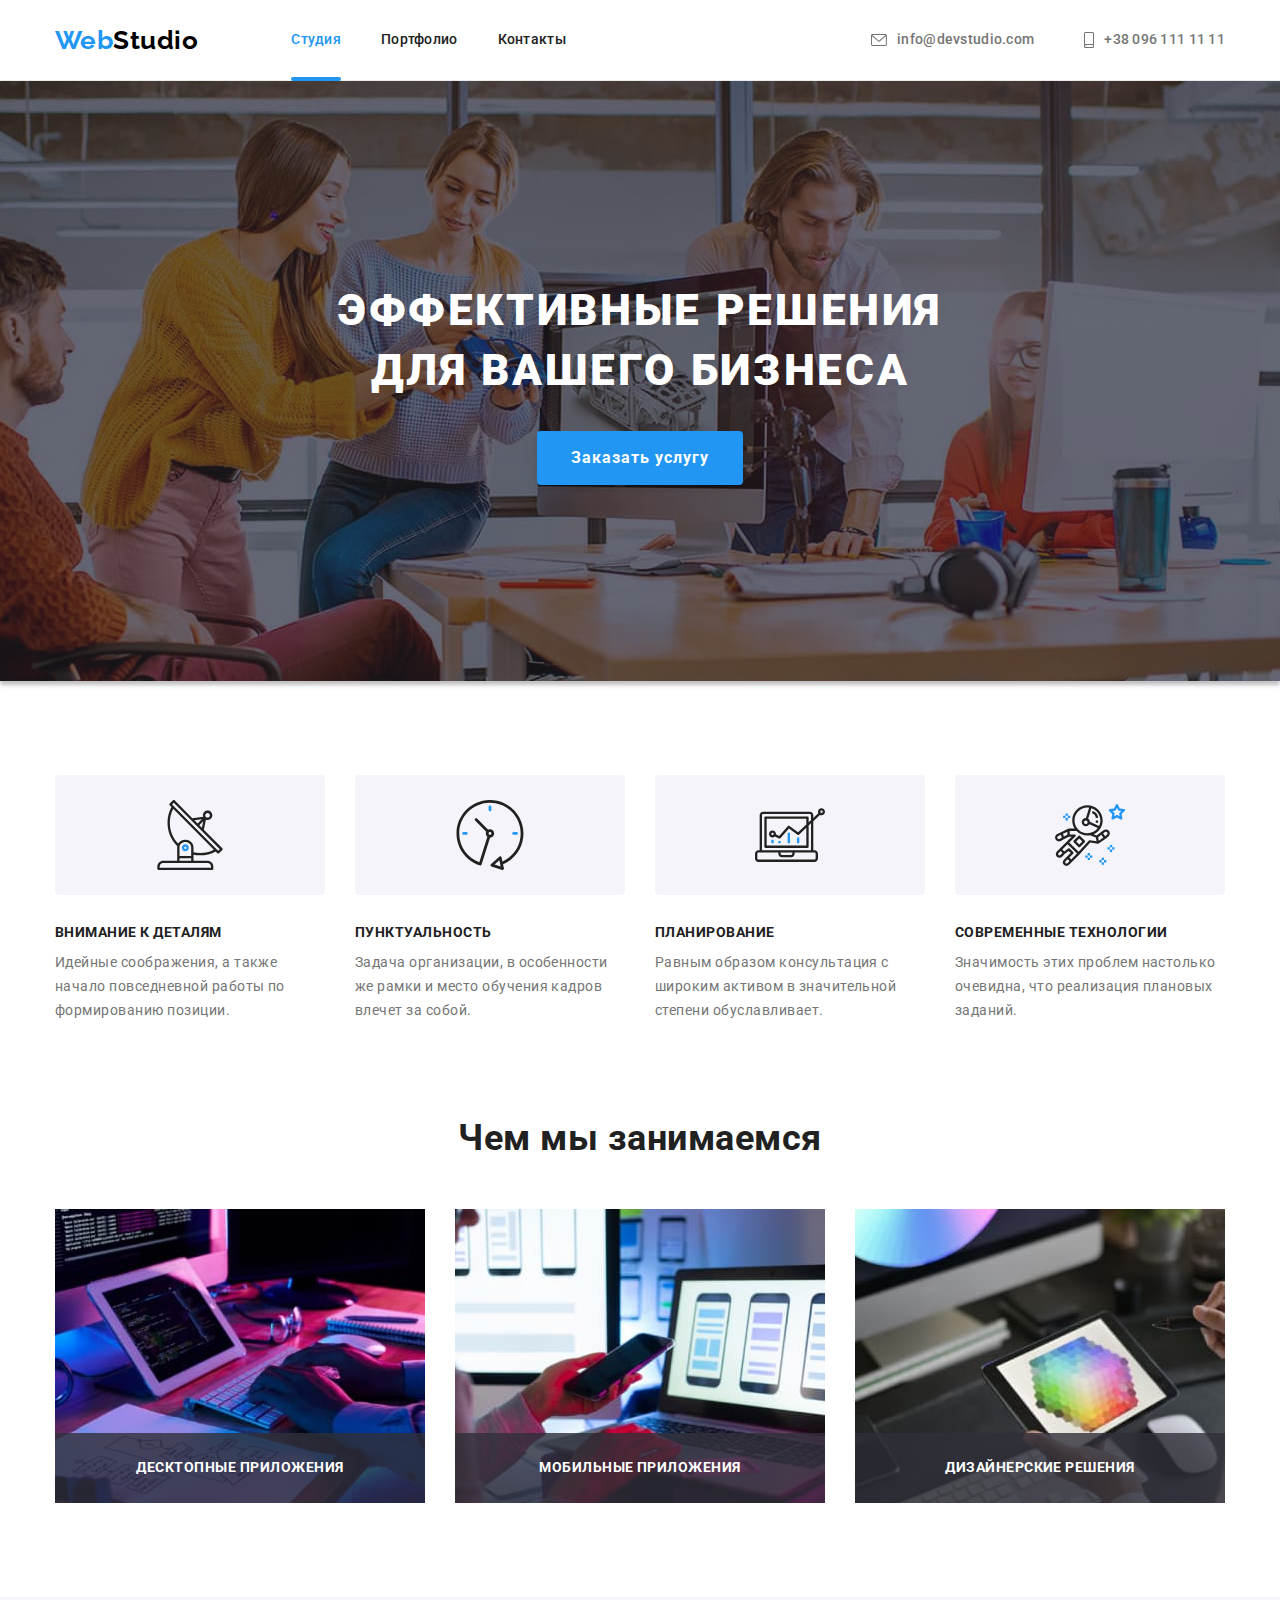
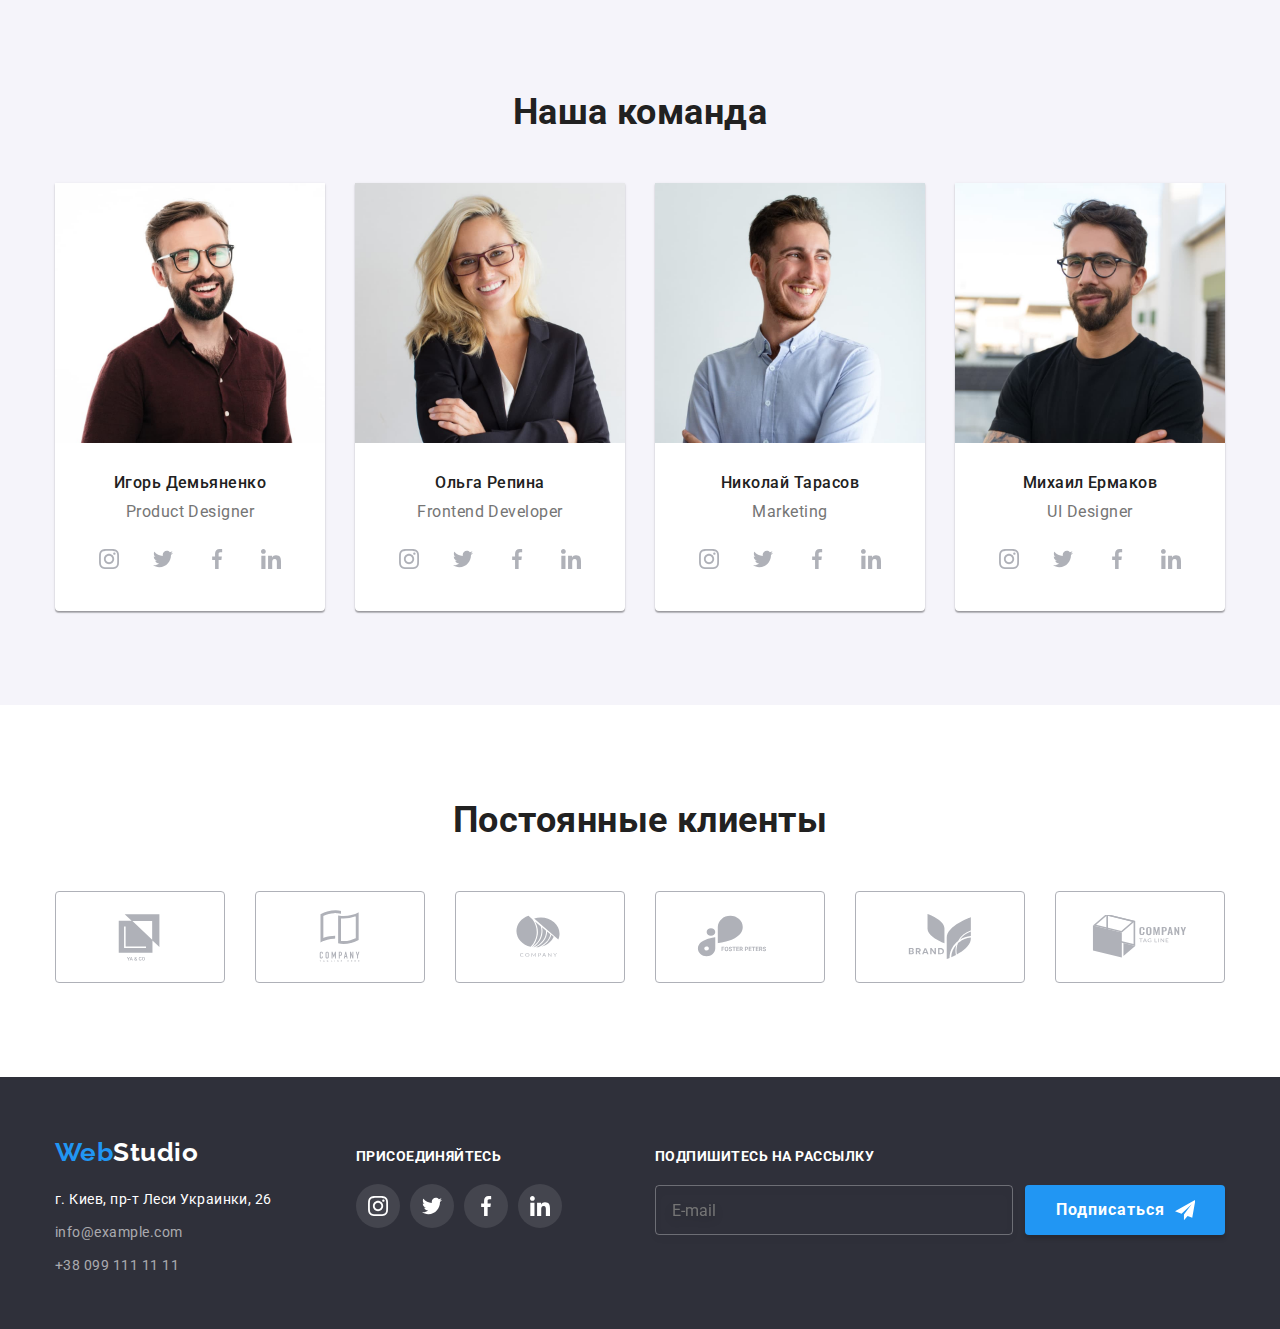
<file: index.html>
<!DOCTYPE html>
<html lang="ru">
<head>
    <meta charset="UTF-8">
    <meta http-equiv="X-UA-Compatible" content="IE=edge">
    <meta name="viewport" content="width=device-width, initial-scale=1.0">
    <title>Document</title>
    <link rel="preconnect" href="https://fonts.googleapis.com">
    <link rel="preconnect" href="https://fonts.gstatic.com" crossorigin>
    <link href="https://fonts.googleapis.com/css2?family=Raleway:wght@700&family=Roboto:wght@400;500;700;900&display=swap"
        rel="stylesheet">
    <link rel="stylesheet" href="https://cdnjs.cloudflare.com/ajax/libs/modern-normalize/1.1.0/modern-normalize.min.css">
    <link rel="stylesheet" href="./css/styles.css">
</head>
<body>
    <!-- Шапка сайта -->
    <header class="page-header">
        <div class="container header">
            <nav class="main-nav">
                <a href="" class="logo link">
                    <span class="logo-name">Web</span>Studio
                </a>
                    
                <ul class="site-nav">
                    <li class="item">
                        <a href="./index.html" class="link current">Студия</a></li>
                    <li class="item"><a href="./portfolio.html" class="link">Портфолио</a></li>
                    <li class="item"><a href="" class="link">Контакты</a></li>
                </ul>
            </nav>
        
            <ul class="contact-us">
                <li class="item">
                    <a href="mailto:info@devstudio.com" class="link">
                    <svg class="contact-icon" width="16" height="12">
                        <use href="./images/icons.svg#icon-letter"></use>
                    </svg>
                    info@devstudio.com</a>
                </li>
                <li class="item">
                    <a href="tel:+380961111111" class="link">
                        <svg class="contact-icon" width="10" height="16">
                            <use href="./images/icons.svg#icon-smartphone"></use>
                        </svg>
                    +38 096 111 11 11</a>
                </li>
            </ul>
        </div>
            
        
    </header>
    
    <main>
            <!-- Герой -->
            <section class="hero">
                <h1 class="hero-title">Эффективные решения для вашего бизнеса</h1>
                <button type="button" class="button" data-modal-open>Заказать услугу</button>
            </section>
            
            <!-- Особенности -->
            <section class="section features">
                <div class="container">
                    <h2 class="section-title visually-hidden">Особенности</h2>
                    <div class="features-block">
                        <ul class="features-list">
                            <li class="item">
                                <div class="features-list-icon">
                                    <svg class="features-icon" width="70" height="70">
                                        <use href="./images/icons.svg#icon-antenna"></use>
                                    </svg>
                                </div>
                                <h3 class="title">Внимание к деталям</h3>
                                <p class="text">Идейные соображения, а также начало повседневной работы по формированию позиции.</p>
                            </li>
                        </ul>
                        <ul class="features-list">
                            <li class="item">
                                <div class="features-list-icon">
                                    <svg class="features-icon" width="70" height="70">
                                        <use href="./images/icons.svg#icon-clock"></use>
                                    </svg>
                                </div>
                                <h3 class="title">Пунктуальность</h3>
                                <p class="text">Задача организации, в особенности же рамки и место обучения кадров влечет за собой.</p>
                            </li>
                        </ul>
                        <ul class="features-list">
                            <li class="item">
                                <div class="features-list-icon">
                                    <svg class="features-icon" width="70" height="70">
                                        <use href="./images/icons.svg#icon-diagram"></use>
                                    </svg>
                                </div>
                                <h3 class="title">Планирование</h3>
                                <p class="text">Равным образом консультация с широким активом в значительной степени обуславливает.</p>
                            </li>
                        </ul>
                        <ul class="features-list">
                            <li class="item">
                                <div class="features-list-icon">
                                    <svg class="features-icon" width="70" height="70">
                                        <use href="./images/icons.svg#icon-astronaut"></use>
                                    </svg>
                                </div>
                                <h3 class="title">Современные технологии</h3>
                                <p class="text">Значимость этих проблем настолько очевидна, что реализация плановых заданий.</p>
                            </li>
                        </ul>
                    </div>
                    
                </div>
            </section>
                        
            <!-- Чем мы занимаемся -->
            <section class="section work">
                <div class="container">
                    <h2 class="section-title">Чем мы занимаемся</h2>
                    <ul class="work list">
                        <li class="item">
                            <img src="./images/img1.jpg" width="370" height="294" alt="человек работает за компьютером">
                            <h3 class="work-text">Десктопные приложения</h3>
                        </li>
                        <li class="item">
                            <img src="./images/img2.jpg" width="370" height="294" alt="человек работает с мобильным телефоном">
                            <h3 class="work-text">Мобильные приложения</h3>
                        </li>
                        <li class="item">
                            <img src="./images/img3.jpg" width="370" height="294" alt="человек работает с планшетом">
                            <h3 class="work-text">Дизайнерские решения</h3>
                        </li>
                    </ul>    
                </div>
            </section>
            
            <!-- Команда -->
            <section class="section team">
                <div class="container">
                    <h2 class="section-title team">Наша команда</h2>
                    <ul class="team-list">
                        <li class="team-list-card">
                            <img src="./images/team/product_designer.jpg" width="270" height="260" alt="фотография продакт дизайнера">
                            <div class="title-text-block">
                                <h3 class="title">Игорь Демьяненко</h3>
                                <p class="text">Product Designer</p>
                                <ul class="team-list-socials">
                                    <li class="socials-item">
                                        <a href="" class="socials-link link">
                                            <svg class="social-icon" widht="20" height="20">
                                                <use href="./images/icons.svg#icon-instagram"></use>
                                            </svg>
                                        </a>
                                    </li>
                                    <li class="socials-item">
                                        <a href="" class="socials-link link">
                                            <svg class="social-icon" widht="20" height="20">
                                                <use href="./images/icons.svg#icon-twitter"></use>
                                            </svg>
                                        </a>
                                    </li>
                                    <li class="socials-item">
                                        <a href="" class="socials-link link">
                                            <svg class="social-icon" widht="20" height="20">
                                                <use href="./images/icons.svg#icon-facebook"></use>
                                            </svg>
                                        </a>
                                    </li>
                                    <li class="socials-item">
                                        <a href="" class="socials-link link">
                                            <svg class="social-icon" widht="20" height="20">
                                                <use href="./images/icons.svg#icon-linkedin"></use>
                                            </svg>
                                        </a>
                                    </li>
                                </ul>
                            </div>
                        </li>
                        <li class="team-list-card">
                            <img src="./images/team/developer.jpg" width="270" height="260" alt="фотография разработчика">
                            <div class="title-text-block">
                                <h3 class="title">Ольга Репина</h3>
                                <p class="text" lang="en">Frontend Developer</p>
                                <ul class="team-list-socials">
                                    <li class="socials-item">
                                        <a href="" class="socials-link link">
                                            <svg class="social-icon" widht="20" height="20">
                                                <use href="./images/icons.svg#icon-instagram"></use>
                                            </svg>
                                        </a>
                                    </li>
                                    <li class="socials-item">
                                        <a href="" class="socials-link link">
                                            <svg class="social-icon" widht="20" height="20">
                                                <use href="./images/icons.svg#icon-twitter"></use>
                                            </svg>
                                        </a>
                                    </li>
                                    <li class="socials-item">
                                        <a href="" class="socials-link link">
                                            <svg class="social-icon" widht="20" height="20">
                                                <use href="./images/icons.svg#icon-facebook"></use>
                                            </svg>
                                        </a>
                                    </li>
                                    <li class="socials-item">
                                        <a href="" class="socials-link link">
                                            <svg class="social-icon" widht="20" height="20">
                                                <use href="./images/icons.svg#icon-linkedin"></use>
                                            </svg>
                                        </a>
                                    </li>
                                </ul>
                            </div>
                        </li>
                        <li class="team-list-card">
                            <img src="./images/team/marketing.jpg" width="270" height="260" alt="фотография маркетолога">
                            <div class="title-text-block">
                                <h3 class="title">Николай Тарасов</h3>
                                <p class="text" lang="en">Marketing</p>
                                <ul class="team-list-socials">
                                    <li class="socials-item">
                                        <a href="" class="socials-link link">
                                            <svg class="social-icon" widht="20" height="20">
                                                <use href="./images/icons.svg#icon-instagram"></use>
                                            </svg>
                                        </a>
                                    </li>
                                    <li class="socials-item">
                                        <a href="" class="socials-link link">
                                            <svg class="social-icon" widht="20" height="20">
                                                <use href="./images/icons.svg#icon-twitter"></use>
                                            </svg>
                                        </a>
                                    </li>
                                    <li class="socials-item">
                                        <a href="" class="socials-link link">
                                            <svg class="social-icon" widht="20" height="20">
                                                <use href="./images/icons.svg#icon-facebook"></use>
                                            </svg>
                                        </a>
                                    </li>
                                    <li class="socials-item">
                                        <a href="" class="socials-link link">
                                            <svg class="social-icon" widht="20" height="20">
                                                <use href="./images/icons.svg#icon-linkedin"></use>
                                            </svg>
                                        </a>
                                    </li>
                                </ul>
                            </div>
                        </li>
                        <li class="team-list-card">
                            <img src="./images/team/designer.jpg" width="270" height="260" alt="фотография дизайнера">
                            <div class="title-text-block">
                                <h3 class="title">Михаил Ермаков</h3>
                                <p class="text" lang="en">UI Designer</p>
                                <ul class="team-list-socials">
                                    <li class="socials-item">
                                        <a href="" class="socials-link link">
                                            <svg class="social-icon" widht="20" height="20">
                                                <use href="./images/icons.svg#icon-instagram"></use>
                                            </svg>
                                        </a>
                                    </li>
                                    <li class="socials-item">
                                        <a href="" class="socials-link link">
                                            <svg class="social-icon" widht="20" height="20">
                                                <use href="./images/icons.svg#icon-twitter"></use>
                                            </svg>
                                        </a>
                                    </li>
                                    <li class="socials-item">
                                        <a href="" class="socials-link link">
                                            <svg class="social-icon" widht="20" height="20">
                                                <use href="./images/icons.svg#icon-facebook"></use>
                                            </svg>
                                        </a>
                                    </li>
                                    <li class="socials-item">
                                        <a href="" class="socials-link link">
                                            <svg class="social-icon" widht="20" height="20">
                                                <use href="./images/icons.svg#icon-linkedin"></use>
                                            </svg>
                                        </a>
                                    </li>
                                </ul>
                            </div>
                        </li>
                    </ul>
                </div>
            </section>

            <!-- Клиенты -->
            <section class="section clients">
                <div class="container">
                    <h2 class="section-title">Постоянные клиенты</h2>
                    <ul class="clients-list list">
                        <li class="clients-item">
                            <a href="" class="clients-link link">
                                <svg class="clients-icon" width="106" height="60">
                                    <use href="./images/icons.svg#icon-company1"></use>
                                </svg>
                            </a>
                        </li>
                        <li class="clients-item">
                            <a href="" class="clients-link link">
                                <svg class="clients-icon" width="106" height="60">
                                    <use href="./images/icons.svg#icon-company2"></use>
                                </svg>
                            </a>
                        </li>
                        <li class="clients-item">
                            <a href="" class="clients-link link">
                                <svg class="clients-icon" width="106" height="60">
                                    <use href="./images/icons.svg#icon-company3"></use>
                                </svg>
                            </a>
                        </li>
                        <li class="clients-item">
                            <a href="" class="clients-link link">
                                <svg class="clients-icon" width="106" height="60">
                                    <use href="./images/icons.svg#icon-company4"></use>
                                </svg>
                            </a>
                        </li>
                        <li class="clients-item">
                            <a href="" class="clients-link link">
                                <svg class="clients-icon" width="106" height="60">
                                    <use href="./images/icons.svg#icon-company5"></use>
                                </svg>
                            </a>
                        </li>
                        <li class="clients-item">
                            <a href="" class="clients-link link">
                                <svg class="clients-icon" width="106" height="60">
                                    <use href="./images/icons.svg#icon-company6"></use>
                                </svg>
                            </a>
                        </li>
                    </ul>
                </div>
            </section>
    </main>

    <!-- Футер -->
    <footer class="footer">
        <div class="container">
            <div class="footer-left">
                <a href="" class="logo link">
                    <span lang="en" class="logo-name">Web</span>Studio
                </a>
                <address class="adress">
                    <a href="https://goo.gl/maps/LmMQ1C1wMLiHWkxJA" target="_blank" rel="noreferrer noopener" class="link">г. Киев, пр-т
                        Леси Украинки, 26</a>
                    <a href="mailto:info@example.com" class="link">info@example.com</a>
                    <a href="tel:+380991111111" class="link">+38 099 111 11 11</a>
                </address>
            </div>
            <div class="footer-center">
                <h3 class="title">Присоединяйтесь</h3>
                <ul class="footer-center-list list">
                    <li class=footer-center-item>
                        <a href="" class="socials-link link">
                            <svg class="social-icon" widht="20" height="20">
                                <use href="./images/icons.svg#icon-instagram"></use>
                            </svg>
                        </a>
                    </li>
                    <li class=footer-center-item>
                        <a href="" class="socials-link link">
                            <svg class="social-icon" widht="20" height="20">
                                <use href="./images/icons.svg#icon-twitter"></use>
                            </svg>
                        </a>
                    </li>
                    <li class=footer-center-item>
                        <a href="" class="socials-link link">
                            <svg class="social-icon" widht="20" height="20">
                                <use href="./images/icons.svg#icon-facebook"></use>
                            </svg>
                        </a>
                    </li>
                    <li class=footer-center-item>
                        <a href="" class="socials-link link">
                            <svg class="social-icon" widht="20" height="20">
                                <use href="./images/icons.svg#icon-linkedin"></use>
                            </svg>
                        </a>
                    </li>
                </ul>
                
            </div>

            <div class="footer-right">
                <p class="footer-right-title">Подпишитесь на рассылку</p>
                <form class="footer-form">
                    <div class="footer-form-block">
                        <label>
                            <input type="email" name="email" placeholder="E-mail">
                        </label>
                        <button type="submit" class="button"> Подписаться
                            <svg class="button-icon" width="24" height="24">
                                <use href="./images/icons.svg#icon-send"></use>
                            </svg>
                        </button>
                    </div>
                        
                   
                </form>
            </div>
        </div>
    </footer>


    <!-- Modal -->
    <div class="backdrop is-hidden" data-modal>
        <div class="modal">
            <button type="button" class="modal-button" data-modal-close>
                <svg class="modal-button-icon" width="11" heigth="11">
                    <use href="./images/icons.svg#icon-close-btn"></use>
                </svg>
            </button>

            <h2 class="modal-title">Оставьте свои данные, мы вам перезвоним</h2>
            <form class="modal-form" autocomplete="off">
                <div class="form-field">
                    <label class="form-label">Имя
                        <span class="input-block">
                            <input class="form-input" type="text" name="name">
                                <svg class="input-icon" width="18" height="18">
                                    <use href="./images/icons.svg#icon-person-black"></use>
                                </svg>
                        </span>
                    </label>
                </div>
                <div class="form-field">
                    <label class="form-label">Телефон
                        <span class="input-block">
                            <input class="form-input" type="tel" name="phone-number">
                                <svg class="input-icon" width="18" height="18">
                                    <use href="./images/icons.svg#icon-phone-black"></use>
                                </svg>
                        </span>
                    </label>
                </div>
                <div class="form-field">
                    <label class="form-label"> <span class="form-field-text">Почта</span> 
                        <span class="input-block">
                            <input class="form-input" type="email" name="email">
                                <svg class="input-icon" width="18" height="18">
                                    <use href="./images/icons.svg#icon-email-black"></use>
                                </svg>
                        </span>
                    </label>
                </div>
                <div class="form-field comment">
                    <label class="form-label"> <span class="form-field-text comment">Комментарий</span>
                        <textarea class="form-input" name="comment" rows="8" placeholder="Введите текст"></textarea>
                    </label>
                </div>
                <div class="form-checkbox">
                    <label class="checkbox-label">
                        <span class="checkbox-block">
                            <input class="checkbox-input" type="checkbox" name="policy">
                            <svg class="checkbox-icon" width="16" height="15">
                                <use href="./images/icons.svg#icon-check"></use>
                            </svg>
                            <span class="checkbox-text">Соглашаюсь с рассылкой и принимаю <a href="">Условия договора</a></span>
                        </span>
                    </label>
                </div>
                <button type="submit" class="button">Отправить</button>
            </form>

        </div>

    </div>

    <script src="./js/modal.js"></script>
</body>
</html>
</file>
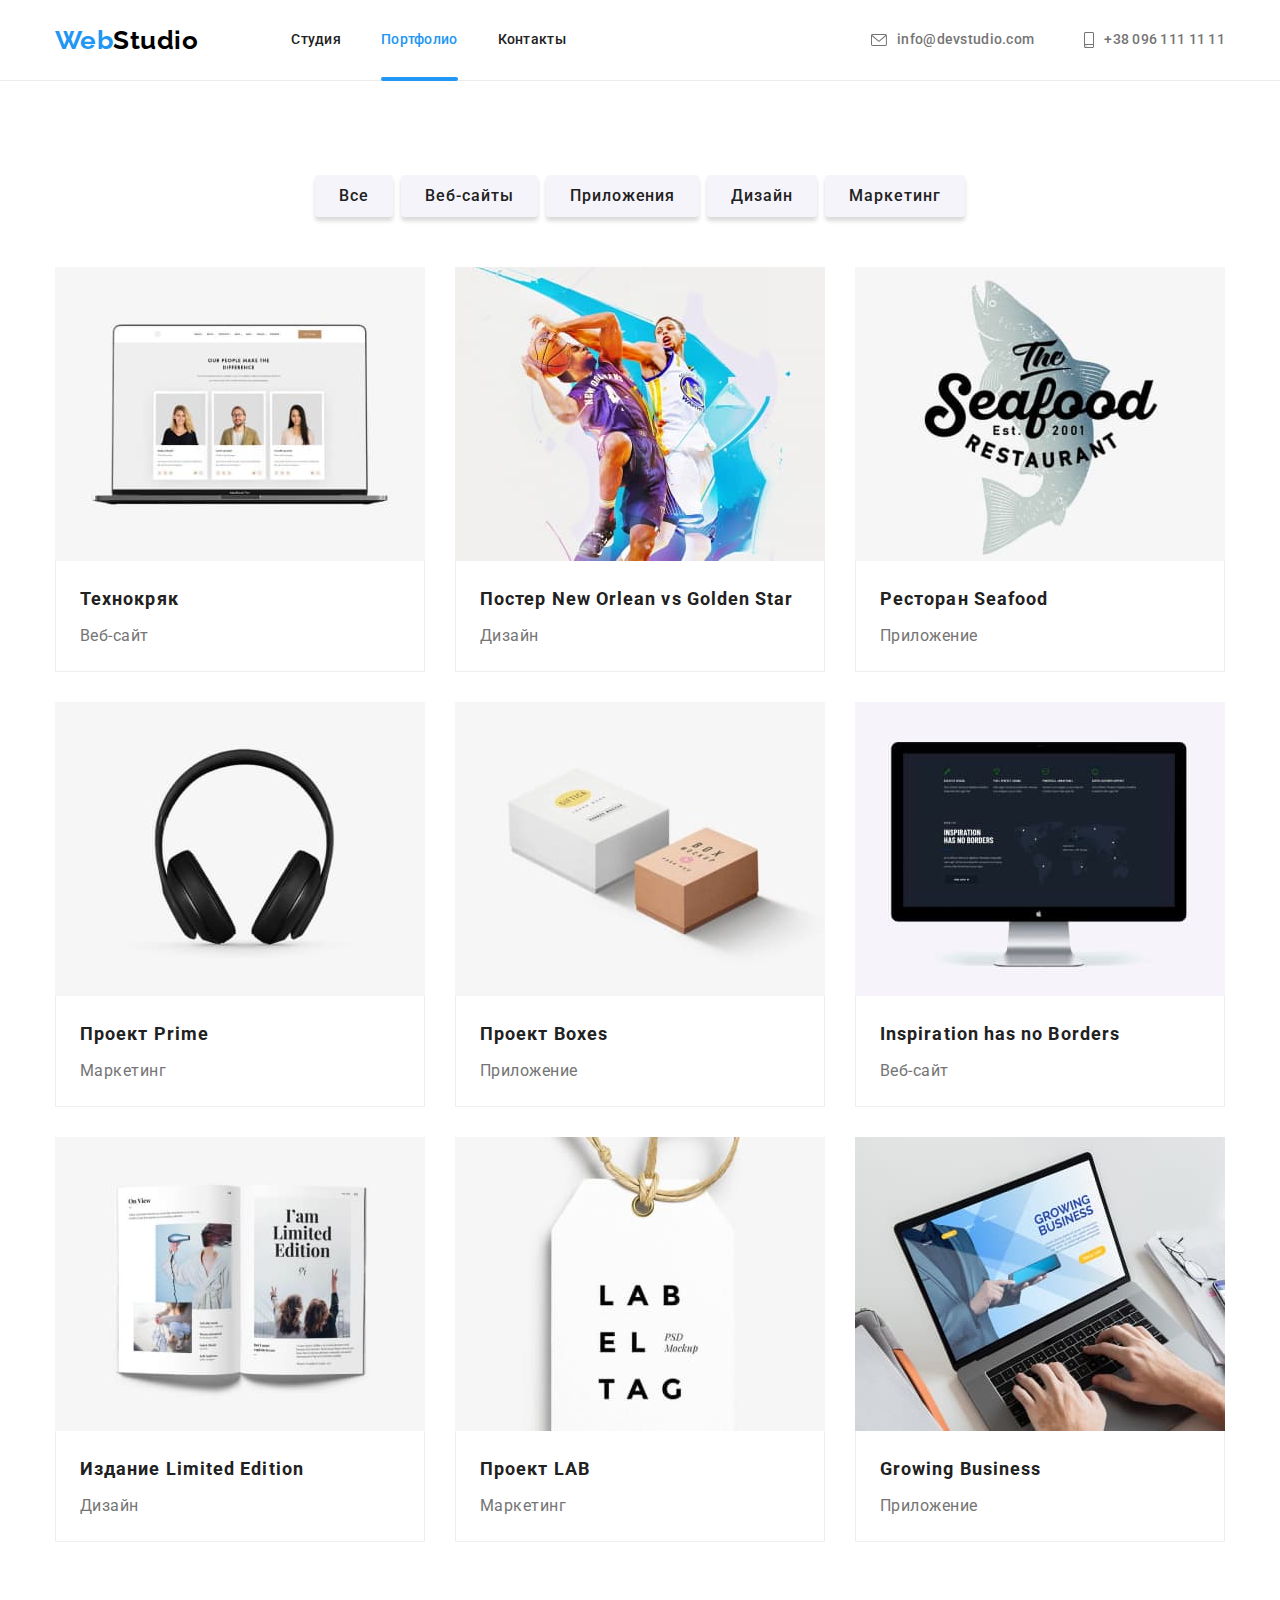
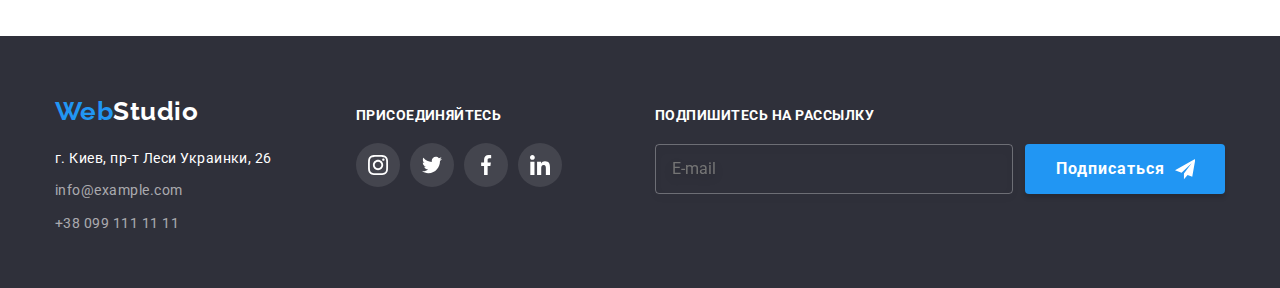
<file: portfolio.html>
<!DOCTYPE html>
<html lang="ru">

<head>
    <meta charset="UTF-8">
    <meta http-equiv="X-UA-Compatible" content="IE=edge">
    <meta name="viewport" content="width=device-width, initial-scale=1.0">
    <title>Document</title>
    <link rel="preconnect" href="https://fonts.googleapis.com">
    <link rel="preconnect" href="https://fonts.gstatic.com" crossorigin>
    <link href="https://fonts.googleapis.com/css2?family=Raleway:wght@700&family=Roboto:wght@400;500;700;900&display=swap"
        rel="stylesheet">
    <link rel="stylesheet" href="https://cdnjs.cloudflare.com/ajax/libs/modern-normalize/1.1.0/modern-normalize.min.css">
    <link rel="stylesheet" href="./css/styles.css">
</head>

<body>
    <!-- Шапка сайта -->
    <header class="page-header">
        <div class="container header">
            <nav class="main-nav">
                <a href="" class="logo link">
                    <span class="logo-name">Web</span>Studio
                </a>
    
                <ul class="site-nav">
                    <li class="item">
                        <a href="./index.html" class="link">Студия</a>
                    </li>
                    <li class="item"><a href="./portfolio.html" class="link current">Портфолио</a></li>
                    <li class="item"><a href="" class="link">Контакты</a></li>
                </ul>
            </nav>
    
            <ul class="contact-us">
                <li class="item">
                    <a href="mailto:info@devstudio.com" class="link">
                        <svg class="contact-icon" width="16" height="12">
                            <use href="./images/icons.svg#icon-letter"></use>
                        </svg>
                        info@devstudio.com</a>
                </li>
                <li class="item">
                    <a href="tel:+380961111111" class="link">
                        <svg class="contact-icon" width="10" height="16">
                            <use href="./images/icons.svg#icon-smartphone"></use>
                        </svg>
                        +38 096 111 11 11</a>
                </li>
            </ul>
        </div>
    </header>

    <main>
        <section class="projects">
        <div class="container">
            <h1 class="projects-title visually-hidden">Наши проекты</h1>
            <ul class="projects-nav">
                <li class="item"><button type="button" class="button">Все</button></li>
                <li class="item"><button type="button" class="button">Веб-сайты</button></li>
                <li class="item"><button type="button" class="button">Приложения</button></li>
                <li class="item"><button type="button" class="button">Дизайн</button></li>
                <li class="item"><button type="button" class="button">Маркетинг</button></li>
            </ul>
            
            <ul class="projects-list">
                <li class="projects-list-item">
                    <a href="" class="link">
                        <div class="projects-list-thumb">
                            <img src="./images/portfolio/technocrack.jpg" width="370" height="294" alt="ноутбук с открытым сайтом">
                            <p class="projects-thumb-text">
                                Технокряк это современная площадка распространения коронавируса. Компании используют эту платформу для цифрового
                                шпионажа и атак на защищённые сервера конкурентов.
                            </p>
                        </div>
                        <div class="border">
                            <h2 class="title">Технокряк</h2>
                            <p class="text">Веб-сайт</p>
                        </div>
                    </a>
                </li>
                <li class="projects-list-item">
                    <a href="" class="link">
                        <div class="projects-list-thumb">
                            <img src="./images/portfolio/poster.jpg" width="370" height="294" alt="два баскетболиста с мячем">
                            <p class="projects-thumb-text">
                                Технокряк это современная площадка распространения коронавируса. Компании используют эту платформу для цифрового
                                шпионажа и атак на защищённые сервера конкурентов.
                            </p>
                        </div>
                        <div class="border">
                            <h2 class="title">Постер <span lang="en">New Orlean vs Golden Star</span></h2>
                            <p class="text">Дизайн</p>
                        </div>
                        
                    </a>
                </li>
                <li class="projects-list-item">
                    <a href="" class="link">
                        <div class="projects-list-thumb">
                            <img src="./images/portfolio/restaraunt.jpg" width="370" height="294" alt="логотип ресторана морской кухни">
                            <p class="projects-thumb-text">
                                Технокряк это современная площадка распространения коронавируса. Компании используют эту платформу для цифрового
                                шпионажа и атак на защищённые сервера конкурентов.
                            </p>
                        </div>
                        <div class="border">
                            <h2 class="title">Ресторан <span lang="en">Seafood</span></h2>
                            <p class="text">Приложение</p>
                        </div>
                    </a>
                </li>
                <li class="projects-list-item">
                    <a href="" class="link">
                        <div class="projects-list-thumb">
                            <img src="./images/portfolio/prime.jpg" width="370" height="294" alt="наушники">
                            <p class="projects-thumb-text">
                                Технокряк это современная площадка распространения коронавируса. Компании используют эту платформу для цифрового
                                шпионажа и атак на защищённые сервера конкурентов.
                            </p>
                        </div>
                        <div class="border">
                            <h2 class="title">Проект <span lang="en">Prime</span> </h2>
                            <p class="text">Маркетинг</p>
                        </div>
                    </a>
                </li>
                <li class="projects-list-item">
                    <a href="" class="link">
                        <div class="projects-list-thumb">
                            <img src="./images/portfolio/boxes.jpg" width="370" height="294" alt="две коробки">
                            <p class="projects-thumb-text">
                                Технокряк это современная площадка распространения коронавируса. Компании используют эту платформу для цифрового
                                шпионажа и атак на защищённые сервера конкурентов.
                            </p>
                        </div>
                        <div class="border">
                            <h2 class="title">Проект <span lang="en">Boxes</span></h2>
                            <p class="text">Приложение</p>
                        </div>
                    </a>
                </li>
                <li class="projects-list-item">
                    <a href="" class="link">
                        <div class="projects-list-thumb">
                            <img src="./images/portfolio/inspiration.jpg" width="370" height="294" alt="монитор с картой мира">
                            <p class="projects-thumb-text">
                                Технокряк это современная площадка распространения коронавируса. Компании используют эту платформу для цифрового
                                шпионажа и атак на защищённые сервера конкурентов.
                            </p>
                        </div>
                        <div class="border">
                            <h2 lang="en" class="title">Inspiration has no Borders</h2>
                            <p class="text">Веб-сайт</p>
                        </div>
                    </a>
                </li>
                <li class="projects-list-item">
                    <a href="" class="link">
                        <div class="projects-list-thumb">
                            <img src="./images/portfolio/limited.jpg" width="370" height="294" alt="разворот книги">
                            <p class="projects-thumb-text">
                                Технокряк это современная площадка распространения коронавируса. Компании используют эту платформу для цифрового
                                шпионажа и атак на защищённые сервера конкурентов.
                            </p>
                        </div>
                        <div class="border">
                            <h2 class="title">Издание <span lang="eu">Limited Edition</span></h2>
                            <p class="text">Дизайн</p>
                        </div>
                    </a>
                </li>
                <li class="projects-list-item">
                    <a href="" class="link">
                        <div class="projects-list-thumb">
                            <img src="./images/portfolio/lab.jpg" width="370" height="294" alt="бирка с надписью LAB EL TAG">
                            <p class="projects-thumb-text">
                                Технокряк это современная площадка распространения коронавируса. Компании используют эту платформу для цифрового
                                шпионажа и атак на защищённые сервера конкурентов.
                            </p>
                        </div>
                        <div class="border">
                            <h2 class="title">Проект <span lang="eu">LAB</span></h2>
                            <p class="text">Маркетинг</p>
                        </div>
                    </a>
                </li>
                <li class="projects-list-item">
                    <a href="" class="link">
                        <div class="projects-list-thumb">
                            <img src="./images/portfolio/business.jpg" width="370" height="294" alt="человек работает за ноутбуком">
                            <p class="projects-thumb-text">
                                Технокряк это современная площадка распространения коронавируса. Компании используют эту платформу для цифрового
                                шпионажа и атак на защищённые сервера конкурентов.
                            </p>
                        </div>
                        <div class="border">
                            <h2 lang="en" class="title">Growing Business</h2>
                            <p class="text">Приложение</p>
                        </div>
                    </a>
                </li>
            </ul>
        </div>
           
        </section>
    </main>

    <!-- Футер -->
    <footer class="footer">
        <div class="container">
            <div class="footer-left">
                <a href="" class="logo link">
                    <span lang="en" class="logo-name">Web</span>Studio
                </a>
                <address class="adress">
                    <a href="https://goo.gl/maps/LmMQ1C1wMLiHWkxJA" target="_blank" rel="noreferrer noopener"
                        class="link">г. Киев, пр-т
                        Леси Украинки, 26</a>
                    <a href="mailto:info@example.com" class="link">info@example.com</a>
                    <a href="tel:+380991111111" class="link">+38 099 111 11 11</a>
                </address>
            </div>
            <div class="footer-center">
                <h3 class="title">Присоединяйтесь</h3>
                <ul class="footer-center-list list">
                    <li class=footer-center-item>
                        <a href="" class="socials-link link">
                            <svg class="social-icon" widht="20" height="20">
                                <use href="./images/icons.svg#icon-instagram"></use>
                            </svg>
                        </a>
                    </li>
                    <li class=footer-center-item>
                        <a href="" class="socials-link link">
                            <svg class="social-icon" widht="20" height="20">
                                <use href="./images/icons.svg#icon-twitter"></use>
                            </svg>
                        </a>
                    </li>
                    <li class=footer-center-item>
                        <a href="" class="socials-link link">
                            <svg class="social-icon" widht="20" height="20">
                                <use href="./images/icons.svg#icon-facebook"></use>
                            </svg>
                        </a>
                    </li>
                    <li class=footer-center-item>
                        <a href="" class="socials-link link">
                            <svg class="social-icon" widht="20" height="20">
                                <use href="./images/icons.svg#icon-linkedin"></use>
                            </svg>
                        </a>
                    </li>
                </ul>
    
            </div>
    
            <div class="footer-right">
                <p class="footer-right-title">Подпишитесь на рассылку</p>
                <form class="footer-form">
                    <div class="footer-form-block">
                        <label>
                            <input type="email" name="email" placeholder="E-mail">
                        </label>
                        <button type="submit" class="button"> Подписаться
                            <svg class="button-icon" width="24" height="24">
                                <use href="./images/icons.svg#icon-send"></use>
                            </svg>
                        </button>
                    </div>
    
    
                </form>
            </div>
        </div>
    </footer>
</body>
</html>
</file>
<file: css/styles.css>
/* Roboto 400 500 700 900*/
/* Raleway 700 */

/* цвет фона футер, герой #2F303A */
/* основной цвет текста #757575 */
/* вторичный цвет текста(заголовки) #212121 */
/* цвет акцент #2196F3 */
/* футер, цвет адрес #ffffff ссылки rgba(255, 255, 255, 0.6) */

:root {
  --primery-text-color: #757575;
  --title-text-color: #212121;
  --accent-color: #2196f3;
  --primery-white-color: #ffffff;
  --hero-background-color: #c4c4c4;
  --portfolio-buttons-font-color: #f5f4fa;
  --header-bg-color: #2f303a;
  --icon-color: #afb1b8;
  --timing-function: cubic-bezier(0.4, 0, 0.2, 1);
}

body {
  background-color: var(--primery-white-color);
  color: var(--primery-text-color);

  font-family: Roboto, sans-serif;
  letter-spacing: 0.03em;
}

img {
  display: block;
}

.site-nav,
.contact-us,
.features-list,
.work,
.team-list,
.team-list-socials,
.projects-nav,
.list {
  list-style: none;
  padding: 0;
  margin: 0;
}

.link {
  text-decoration: none;
}

.container {
  margin-left: auto;
  margin-right: auto;
  width: 1200px;
  padding-left: 15px;
  padding-right: 15px;
  /* border: solid 2px red; */
}

/* Header */

.page-header {
  background-color: var(--primery-white-color);
  border-bottom: solid 1px #ececec;
}

.header {
  display: flex;
  align-items: center;
}

.main-nav {
  display: flex;
  align-items: center;
}

/* logo */

.logo {
  margin-right: 93px;

  color: #000000;

  font-family: Raleway, sans-serif;
  font-weight: 700;
  font-size: 26px;
  line-height: 1.19;
}

.logo-name {
  color: var(--accent-color);
}

/* Site-nav */

.site-nav {
  display: flex;
}

.site-nav .item + .item {
  margin-left: 40px;
}

.site-nav .link {
  position: relative;

  display: block;
  padding-top: 32px;
  padding-bottom: 32px;

  color: var(--title-text-color);

  font-weight: 500;
  font-size: 14px;
  line-height: 1.14;
  letter-spacing: 0.02em;

  transition: color 250ms var(--timing-function);
}

.site-nav .link:hover,
.site-nav .link:focus {
  color: var(--accent-color);
}

.site-nav .link.current {
  color: var(--accent-color);
}

.site-nav .link.current::after {
  position: absolute;
  bottom: -1px;
  left: 0;

  content: '';

  display: block;
  width: 100%;
  height: 4px;
  background-color: var(--accent-color);
  border-radius: 2px;
}

/* Contact us */
.contact-us {
  display: flex;
  align-items: center;
  margin-left: auto;
}

.contact-us .item + .item {
  margin-left: 50px;
}

.contact-us .link {
  display: flex;
  align-items: center;
  color: var(--primery-text-color);

  font-weight: 500;
  font-size: 14px;
  line-height: 1.14;
  letter-spacing: 0.02em;

  transition: color 250ms var(--timing-function);
}

.contact-icon {
  margin-right: 10px;
  fill: currentColor;
}

.contact-us .link:hover,
.contact-us .link:focus {
  color: var(--accent-color);
}

/* Hero */
.hero {
  height: 600px;
  max-width: 1600px;
  margin-left: auto;
  margin-right: auto;
  padding-top: 200px;
  padding-bottom: 200px;
  text-align: center;
  box-shadow: 0px 4px 4px rgba(0, 0, 0, 0.25);

  background-image: linear-gradient(
      rgba(47, 48, 58, 0.4),
      rgba(47, 48, 58, 0.4)
    ),
    url('../images/hero.jpg');
  background-size: cover;
  background-repeat: no-repeat;
  background-position: center;

  background-color: var(--hero-background-color);
}

.hero-title {
  margin-top: 0;
  margin-bottom: 30px;
  margin-left: auto;
  margin-right: auto;
  width: 696px;
  text-align: center;

  color: var(--primery-white-color);

  font-weight: 900;
  font-size: 44px;
  line-height: 1.36;
  letter-spacing: 0.06em;
  text-transform: uppercase;
}

/* Button */

.button {
  border-radius: 4px;
  border-color: transparent;
  padding: 10px 32px;
  display: inline-block;
  text-align: center;

  background-color: var(--accent-color);
  color: var(--primery-white-color);
  font-family: inherit;
  cursor: pointer;
  font-weight: 700;
  font-size: 16px;
  line-height: 1.88;
  letter-spacing: 0.06em;
  box-shadow: 0px 4px 4px rgba(0, 0, 0, 0.15);
}

/* Section */

.section {
  padding-top: 94px;
  padding-bottom: 94px;
}

.section-title {
  margin-top: 0;
  margin-bottom: 50px;

  color: var(--title-text-color);

  font-weight: 700;
  font-size: 36px;
  line-height: 1.17;
  text-align: center;
}

/* Features */

.visually-hidden {
  position: absolute;
  width: 1px;
  height: 1px;
  margin: -1px;
  border: 0;
  padding: 0;
  white-space: nowrap;
  clip-path: inset(100%);
  clip: rect(0 0 0 0);
  overflow: hidden;
}

.features-block {
  display: flex;
}

.features-list:not(:last-child) {
  margin-right: 30px;
}

.features-list-icon {
  display: flex;
  justify-content: center;
  align-items: center;
  margin-bottom: 30px;
  width: 270px;
  height: 120px;
  background-color: var(--portfolio-buttons-font-color);
  border-radius: 4px;
}

.features-list .title {
  margin-top: 0;
  margin-bottom: 10px;

  color: var(--title-text-color);

  font-weight: 700;
  font-size: 14px;
  line-height: 1.14;
  text-transform: uppercase;
}

.features-list .text {
  margin-top: 0;
  margin-bottom: 0;

  font-size: 14px;
  line-height: 1.71;
}

/* Work */

.section.work {
  padding-top: 0;
}

.work .list {
  display: flex;
}

.work .list .item {
  position: relative;
  align-items: center;
}

.work .list .item:not(:last-child) {
  margin-right: 30px;
}

.work-text {
  position: absolute;
  bottom: 0;
  left: 0;

  display: flex;
  justify-content: center;
  align-items: center;

  width: 100%;
  height: 70px;
  margin: 0;
  background-color: rgba(47, 48, 58, 0.8);
  font-weight: 700;
  font-size: 14px;
  line-height: 1.14;
  text-transform: uppercase;

  color: var(--primery-white-color);
}

/* Team */

.section.team {
  background-color: var(--portfolio-buttons-font-color);
}

.team-list {
  display: flex;
}

.team-list-card {
  align-items: center;
  width: 270px;
  background-color: #ffffff;
  box-shadow: 0px 1px 3px rgba(0, 0, 0, 0.12), 0px 1px 1px rgba(0, 0, 0, 0.14),
    0px 2px 1px rgba(0, 0, 0, 0.2);
  border-radius: 0px 0px 4px 4px;
}

.team-list-card:not(:last-child) {
  margin-right: 30px;
}

.title-text-block {
  padding-top: 30px;
  padding-bottom: 30px;
}

.team-list .title {
  margin-top: 0;
  margin-bottom: 10px;

  color: var(--title-text-color);

  font-weight: 500;
  font-size: 16px;
  line-height: 1.19;
  text-align: center;
}

.team-list .text {
  margin-top: 0;
  margin-bottom: 16px;

  font-size: 16px;
  line-height: 1.19;
  text-align: center;
}

.team-list-socials {
  display: flex;
  justify-content: center;
}

.socials-link {
  width: 100%;
  height: 100%;
  display: flex;
  align-items: center;
  justify-content: center;
  border-radius: 50%;
  background-color: #ffffff;

  transition: background-color 250ms var(--timing-function);
}

.socials-link:hover,
.socials-link:focus {
  background-color: var(--accent-color);
}

.socials-link:hover .social-icon,
.socials-link:focus .social-icon {
  fill: var(--primery-white-color);
}

.socials-item {
  width: 44px;
  height: 44px;
}

.socials-item:not(:last-child) {
  margin-right: 10px;
}

.social-icon {
  fill: var(--icon-color);

  transition: fill 250ms var(--timing-function);
}

/* Clients */

.clients-list {
  display: flex;
  align-items: center;
  justify-content: center;
}

.clients-item {
  width: 170px;
  height: 92px;
}

.clients-link {
  width: 100%;
  height: 100%;
  display: flex;
  align-items: center;
  justify-content: center;
  border: solid 1px #afb1b8;
  border-radius: 4px;

  transition: border-color 250ms var(--timing-function);
}

.clients-link:hover,
.clients-link:focus,
.clients-link:hover .clients-icon,
.clients-link:focus .clients-icon {
  fill: var(--accent-color);
  border-color: var(--accent-color);
}

.clients-item:not(:last-child) {
  margin-right: 30px;
}

.clients-icon {
  fill: var(--icon-color);

  transition: fill 250ms var(--timing-function);
}

/* Footer */
.footer {
  background-color: var(--header-bg-color);
  padding-top: 60px;
  padding-bottom: 60px;
}

.footer .container {
  display: flex;
  align-items: baseline;
}

.footer-left {
  margin-right: 70px;
  width: 231px;
}

.footer-center {
  display: block;
  margin-right: 93px;
  width: 206px;
}

.footer-center .title {
  margin-top: 0;
  margin-bottom: 20px;
  width: 145px;
  height: 16px;
  font-size: 14px;
  line-height: 16px;
  letter-spacing: 0.03em;
  text-transform: uppercase;
  color: var(--primery-white-color);
}

.footer-center-list {
  display: flex;
}

.footer-center-item:not(:last-child) {
  margin-right: 10px;
}

.footer-center .socials-link {
  width: 44px;
  height: 44px;
  background-color: rgba(255, 255, 255, 0.1);

  transition: background-color 250ms var(--timing-function);
}

.footer-center .socials-link:hover,
.footer-center .socials-link:focus {
  background-color: var(--accent-color);
}

.footer-center .social-icon {
  fill: var(--primery-white-color);
}

.footer .logo {
  display: block;
  margin-right: 0;
  margin-bottom: 20px;
  color: var(--primery-white-color);
}

.adress {
  color: var(--primery-white-color);
  font-style: normal;
  font-size: 14px;
  line-height: 1.71;

  height: 81px;
}

.adress .link {
  display: block;

  color: rgba(255, 255, 255, 0.6);

  transition: color 250ms var(--timing-function);
}

.adress .link:not(:last-child) {
  margin-bottom: 9px;
}

.adress a:first-child {
  color: var(--primery-white-color);
}

.adress .link:hover,
.adress .link:focus {
  color: var(--accent-color);
}
.footer-right {
  position: relative;
  display: block;
  width: 570px;
}

.footer-right-title {
  margin-top: 0;
  margin-bottom: 20px;

  font-weight: 700;
  font-size: 14px;
  line-height: 1.14;
  text-transform: uppercase;
  color: var(--primery-white-color);
}

.footer-form-block {
  display: flex;
  justify-content: center;
  align-items: center;
}

.footer-form-label {
}

.footer-form input {
  margin-right: 12px;
  padding-left: 16px;
  padding-top: 15px;
  padding-bottom: 15px;

  width: 358px;
  height: 50px;
  border-radius: 4px;
  border: 1px solid rgba(255, 255, 255, 0.3);
  filter: drop-shadow(0px 4px 4px rgba(0, 0, 0, 0.15));
  background-color: inherit;
  color: var(--primery-white-color);
}

.footer-right .button {
  display: flex;
  justify-content: center;
  align-items: center;

  min-width: 200px;
  height: 50px;
  padding-left: 29px;
  padding-right: 28px;
}

.footer-form .button-icon {
  margin-left: 10px;
  fill: var(--primery-white-color);
}

/* Modal */

.backdrop {
  position: fixed;
  top: 0;
  left: 0;

  width: 100vw;
  height: 100vh;
  background-color: rgba(0, 0, 0, 0.2);

  opacity: 1;
  transition: 250ms var(--timing-function);
}

.backdrop.is-hidden {
  opacity: 0;
  visibility: hidden;
  pointer-events: none;
}

.backdrop.is-hidden .modal {
  transform: translate(-50%, -50%) scale(0.5);
}

.modal {
  position: absolute;
  top: 50%;
  left: 50%;

  min-width: 528px;
  min-height: 581px;

  background-color: var(--primery-white-color);

  transform: translate(-50%, -50%) scale(1);
  transition: 250ms var(--timing-function);
}

.modal-button {
  position: absolute;
  right: 8px;
  top: 8px;

  display: flex;
  justify-content: center;
  align-items: center;
  width: 30px;
  height: 30px;

  border: 1px solid rgba(0, 0, 0, 0.1);
  border-radius: 50%;

  transition: 250ms var(--timing-function);

  cursor: pointer;

  background-color: var(--primery-white-color);
}

.modal-button:hover {
  fill: var(--accent-color);
}

.modal-title {
  margin: 0px 0px 12px 0px;
  padding-top: 40px;
  padding-left: 45px;
  padding-right: 42px;
  font-weight: 700;
  font-size: 20px;
  line-height: 1.15;
  text-align: center;

  color: #212121;
}

.modal-form {
  /* outline: 1px solid teal; */
  width: 448px;
  height: 342px;
  margin-left: 40px;
  margin-right: 40px;
}

.modal-form .form-field {
  position: relative;

  display: flex;

  width: 100%;
  height: 58px;
  margin-bottom: 10px;
}

.form-field .form-label {
  font-weight: 400;
  font-size: 12px;
  line-height: 1.17;
  letter-spacing: 0.01em;

  color: #757575;
}

.input-block {
  position: absolute;
  bottom: 0;
  left: 0;

  width: 448px;
}

.form-field:focus-within .input-icon,
.form-input:focus {
  fill: var(--accent-color);
  border-color: var(--accent-color);
  outline: none;
}

.input-block input {
  width: 100%;
  height: 40px;
}

.form-input {
  border: 1px solid rgba(33, 33, 33, 0.2);
  border-radius: 4px;
  padding-left: 42px;
  cursor: pointer;

  transition: 250ms var(--timing-function);
}

.input-icon {
  position: absolute;
  top: 50%;
  left: 12px;

  transform: translateY(-50%);

  transition: 250ms var(--timing-function);
}

.form-field.comment {
  display: flex;
  flex-direction: column;

  width: 448px;
  height: auto;
  margin-bottom: 20px;
}

.form-field-text.comment {
  display: block;
  margin-bottom: 4px;
}

.form-field textarea {
  width: 100%;
  height: 120px;
  resize: none;
  padding: 12px 16px;
}

textarea::placeholder {
  color: rgba(117, 117, 117, 0.5);
}

.form-checkbox {
  width: 100%;
  margin-bottom: 30px;
}

.checkbox-block {
  display: flex;
  justify-content: center;
  align-items: center;
}

.checkbox-input {
  position: absolute;
  width: 1px;
  height: 1px;
  margin: -1px;
  border: 0;
  padding: 0;
  white-space: nowrap;
  clip-path: inset(100%);
  clip: rect(0 0 0 0);
  overflow: hidden;
}

.checkbox-icon {
  margin-right: 7px;

  width: 16px;
  height: 15px;
  border-radius: 2px;
  border: 1px solid #212121;
  fill: none;

  transition: 250ms var(--timing-function);
}

.checkbox-input:checked + .checkbox-icon {
  border-color: transparent;
  background-origin: border-box;
  background-color: var(--accent-color);
  fill: var(--primery-white-color);
}

.checkbox-text {
  font-weight: 400;
  font-size: 14px;
  line-height: 1.71;
  letter-spacing: 0.03em;
  color: #757575;
}

.checkbox-text a {
  color: var(--accent-color);
}

.modal-form .button {
  display: block;
  margin-left: auto;
  margin-right: auto;
  width: 200px;
  height: 50px;

  transition: 250ms var(--timing-function);
}

/* Portfolio.html */

.projects {
  padding-top: 94px;
  padding-bottom: 94px;
}

.projects-title {
  color: var(--title-text-color);
}

.projects-nav {
  display: flex;
  justify-content: center;
}

.projects-nav .button {
  padding: 6px 22px;
  color: var(--title-text-color);
  background-color: var(--portfolio-buttons-font-color);
  border-radius: 4px;

  transition: background-color 250ms var(--timing-function),
    color 250ms var(--timing-function), box-shadow 250ms var(--timing-function);

  font-weight: 500;
  font-size: 16px;
  line-height: 1.62;
  text-align: center;
}

.projects-nav .item:not(:last-child) {
  margin-right: 8px;
}

.projects-nav .button:hover,
.projects-nav .button:focus {
  color: var(--primery-white-color);
  background-color: var(--accent-color);
  box-shadow: 0px 3px 1px rgba(0, 0, 0, 0.1), 0px 1px 2px rgba(0, 0, 0, 0.08),
    0px 2px 2px rgba(0, 0, 0, 0.12);
}

.projects-list {
  margin-top: 50px;
  margin-bottom: 0;
  padding-left: 0;

  display: flex;
  flex-wrap: wrap;
  list-style: none;
}

.projects-list-item {
  width: calc((100% - 60px) / 3);
  margin-right: 30px;
  margin-bottom: 30px;

  transition: box-shadow 250ms var(--timing-function);
}

.projects-list-item:hover,
.projects-list-item:focus {
  box-shadow: 0px 1px 1px rgba(0, 0, 0, 0.12), 0px 4px 4px rgba(0, 0, 0, 0.06),
    1px 4px 6px rgba(0, 0, 0, 0.16);
}

.projects-list-item .border {
  border-top: 0px;
  border-left: solid 1px rgba(238, 238, 238, 1);
  border-right: solid 1px rgba(238, 238, 238, 1);
  border-bottom: solid 1px rgba(238, 238, 238, 1);
}

.projects-list-item:nth-child(3n) {
  margin-right: 0;
}

.projects-list-item:nth-last-child(-n + 3) {
  margin-bottom: 0;
}

.projects-list-thumb {
  position: relative;
  overflow: hidden;
}

.projects-thumb-text {
  display: flex;
  justify-content: center;
  align-items: center;
  position: absolute;
  top: 0;
  left: 0;

  transform: translateY(100%);
  transition: transform 250ms var(--timing-function);

  width: 100%;
  height: 100%;

  padding: 63px 24px;
  margin: 0;

  font-size: 18px;
  line-height: 1.56;
  color: var(--primery-white-color);
  background-color: rgba(33, 150, 243, 0.9);
}

.projects-list-item:hover .projects-thumb-text {
  transform: translateX(0);
}

.border {
  padding-top: 20px;
  padding-bottom: 20px;
  padding-left: 24px;
  padding-right: 24px;
}

.projects-list .title {
  margin-top: 0;
  margin-bottom: 4px;

  color: var(--title-text-color);

  font-weight: 700;
  font-size: 18px;
  line-height: 2;
  letter-spacing: 0.06em;
}

.projects-list .text {
  margin-top: 0;
  margin-bottom: 0;

  color: var(--primery-text-color);

  font-size: 16px;
  line-height: 1.87;
}
</file>
